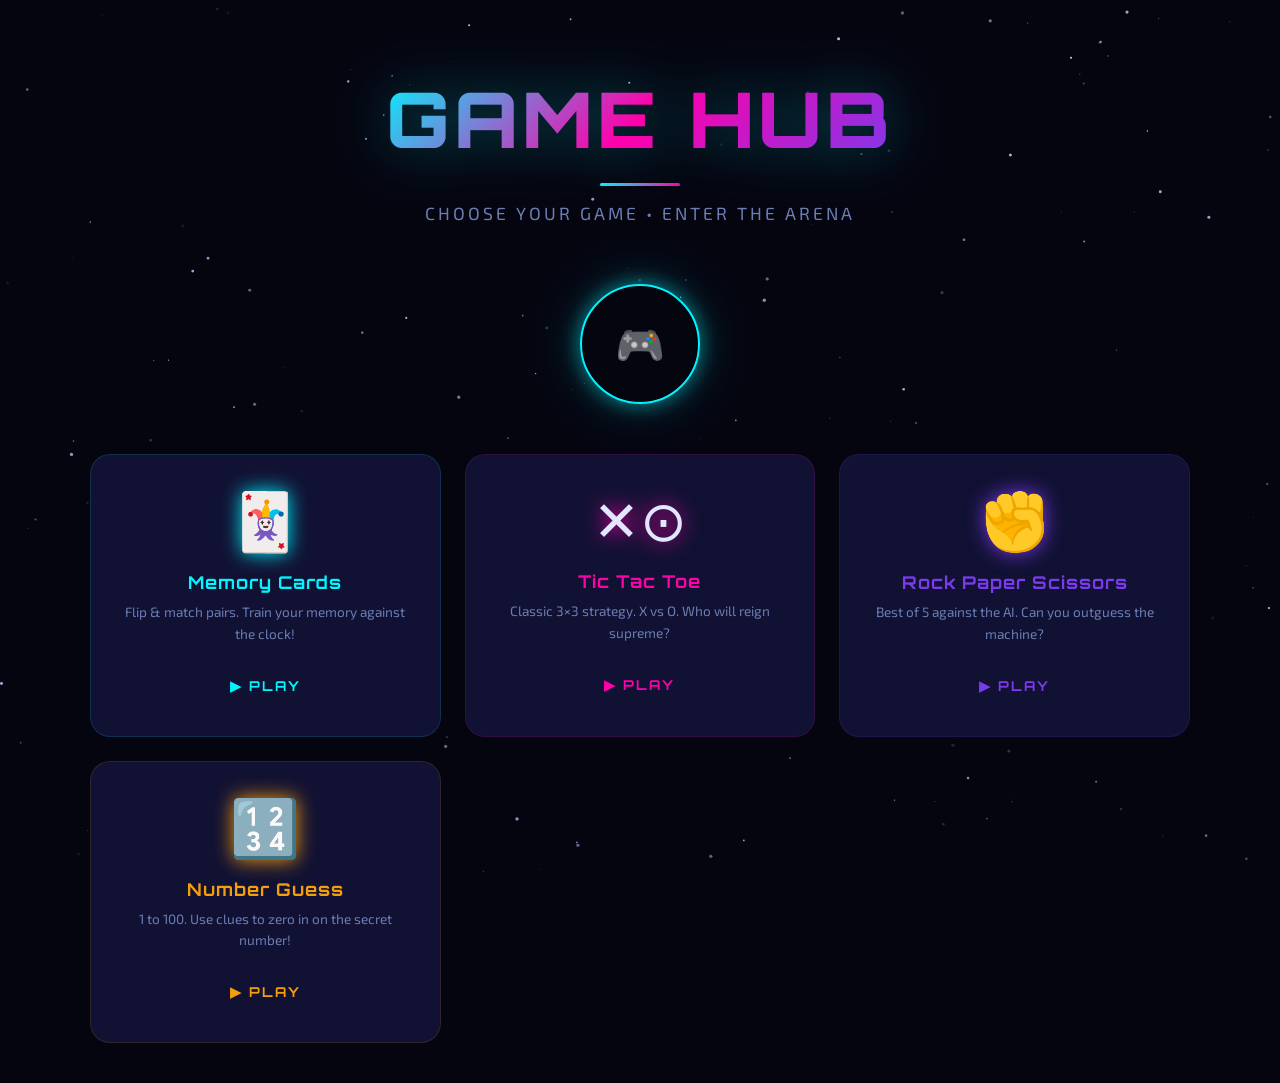
<file: index.html>
<!DOCTYPE html>
<html lang="en">
<head>
<meta charset="UTF-8">
<meta name="viewport" content="width=device-width, initial-scale=1.0">
<title>🎮 Game Hub — Dashboard</title>
<link rel="stylesheet" href="styles.css">
</head>
<body>

<canvas id="stars-canvas"></canvas>

<!-- DASHBOARD -->
<div id="dashboard" class="screen active">
  <div class="hero">
    <h1 class="hero-title">GAME HUB</h1>
    <div class="divider"></div>
    <p class="hero-sub">Choose Your Game &bull; Enter the Arena</p>
  </div>
  <div class="orbit-ring"></div>
  <div class="games-grid">

    <div class="game-card" onclick="location.href='memory.html'">
      <div class="card-glow"></div>
      <span class="card-icon">🃏</span>
      <div class="card-title">Memory Cards</div>
      <div class="card-desc">Flip &amp; match pairs. Train your memory against the clock!</div>
      <button class="play-btn">▶ PLAY</button>
    </div>

    <div class="game-card" onclick="location.href='tictactoe.html'">
      <div class="card-glow"></div>
      <span class="card-icon">✕⊙</span>
      <div class="card-title">Tic Tac Toe</div>
      <div class="card-desc">Classic 3×3 strategy. X vs O. Who will reign supreme?</div>
      <button class="play-btn">▶ PLAY</button>
    </div>

    <div class="game-card" onclick="location.href='rps.html'">
      <div class="card-glow"></div>
      <span class="card-icon">✊</span>
      <div class="card-title">Rock Paper Scissors</div>
      <div class="card-desc">Best of 5 against the AI. Can you outguess the machine?</div>
      <button class="play-btn">▶ PLAY</button>
    </div>

    <div class="game-card" onclick="location.href='numberguess.html'">
      <div class="card-glow"></div>
      <span class="card-icon">🔢</span>
      <div class="card-title">Number Guess</div>
      <div class="card-desc">1 to 100. Use clues to zero in on the secret number!</div>
      <button class="play-btn">▶ PLAY</button>
    </div>

  </div>
</div>

<!-- WIN OVERLAY (shared) -->
<div class="win-overlay" id="win-overlay">
  <div class="win-box">
    <div class="win-emoji" id="win-emoji">🎉</div>
    <div class="win-title" id="win-title">YOU WIN!</div>
    <div class="win-msg"   id="win-msg">Congratulations!</div>
    <div class="btns-row">
      <button class="game-btn primary"    id="win-play-again">PLAY AGAIN</button>
      <button class="game-btn secondary"  onclick="closeWin()">CLOSE</button>
    </div>
  </div>
</div>

<script src="utils.js"></script>
</body>
</html>
</file>
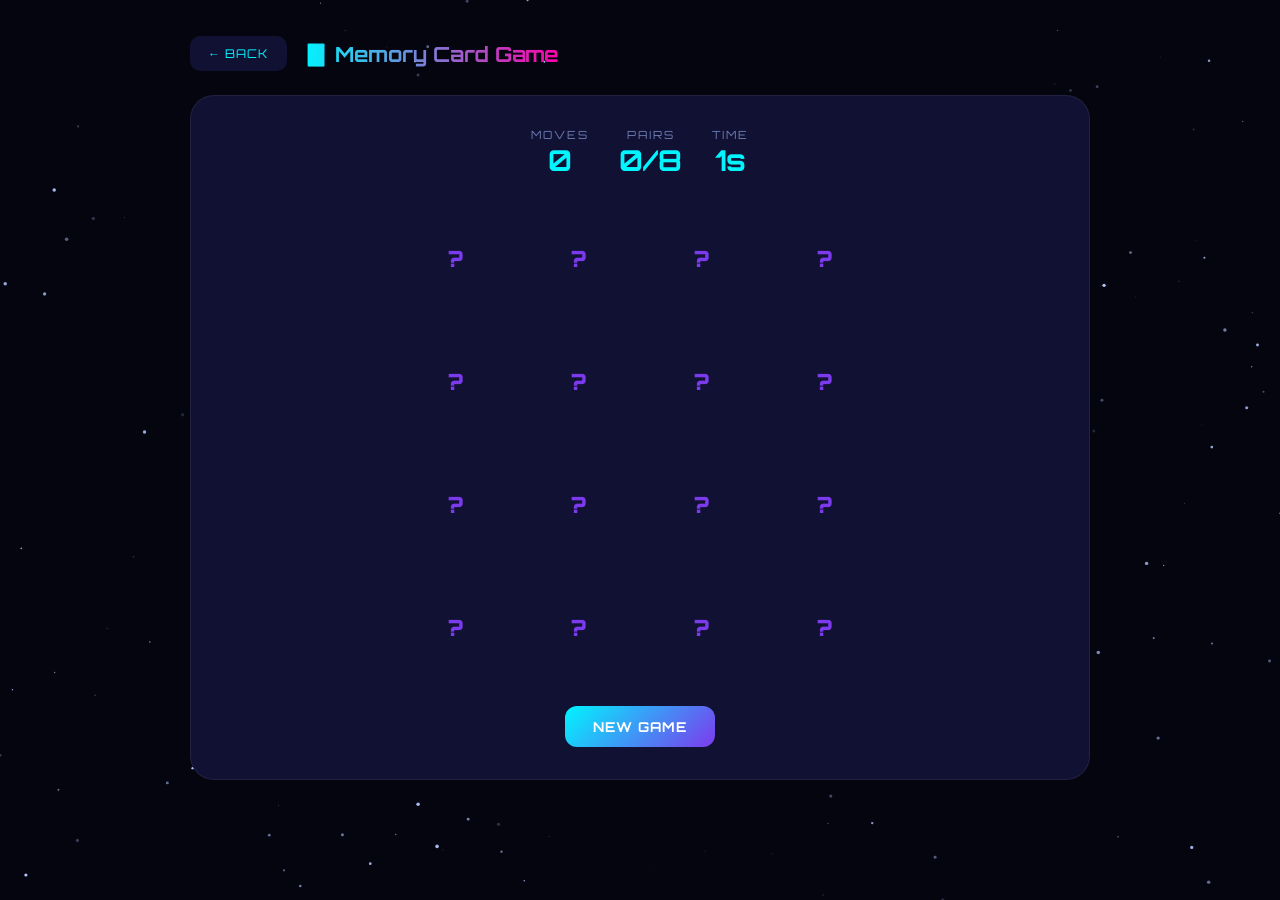
<file: memory.html>
<!DOCTYPE html>
<html lang="en">
<head>
<meta charset="UTF-8">
<meta name="viewport" content="width=device-width, initial-scale=1.0">
<title>🃏 Memory Card Game — Game Hub</title>
<link rel="stylesheet" href="styles.css">
</head>
<body>

<canvas id="stars-canvas"></canvas>

<div id="game-memory" class="screen active">
  <div class="game-header">
    <button class="back-btn" onclick="location.href='index.html'">← BACK</button>
    <span class="game-title-bar">🃏 Memory Card Game</span>
  </div>
  <div class="game-container">
    <div class="memory-info">
      <div class="memory-stat">
        <div class="memory-stat-label">MOVES</div>
        <div class="memory-stat-value" id="mem-moves">0</div>
      </div>
      <div class="memory-stat">
        <div class="memory-stat-label">PAIRS</div>
        <div class="memory-stat-value" id="mem-pairs">0/8</div>
      </div>
      <div class="memory-stat">
        <div class="memory-stat-label">TIME</div>
        <div class="memory-stat-value" id="mem-time">0s</div>
      </div>
    </div>
    <div class="memory-grid" id="memory-grid"></div>
    <div class="btns-row">
      <button class="game-btn primary" onclick="initMemory()">NEW GAME</button>
    </div>
  </div>
</div>

<!-- WIN OVERLAY -->
<div class="win-overlay" id="win-overlay">
  <div class="win-box">
    <div class="win-emoji" id="win-emoji">🎉</div>
    <div class="win-title" id="win-title">YOU WIN!</div>
    <div class="win-msg"   id="win-msg">Congratulations!</div>
    <div class="btns-row">
      <button class="game-btn primary"   id="win-play-again">PLAY AGAIN</button>
      <button class="game-btn secondary" onclick="closeWin()">CLOSE</button>
    </div>
  </div>
</div>

<script src="utils.js"></script>
<script>
// ===== MEMORY CARD GAME =====
const memEmojis = ['🐉','🦄','🔥','⚡','🌊','🎯','💎','🚀'];
let memCards = [], memFlipped = [], memMatched = 0, memMoves = 0;
let memTimer = null, memSeconds = 0, memLocked = false;

function initMemory() {
  clearMemoryTimer();
  memCards   = [...memEmojis, ...memEmojis].sort(() => Math.random() - 0.5);
  memFlipped = []; memMatched = 0; memMoves = 0; memSeconds = 0; memLocked = false;
  document.getElementById('mem-moves').textContent = '0';
  document.getElementById('mem-pairs').textContent = '0/8';
  document.getElementById('mem-time').textContent  = '0s';
  renderMemory();
  memTimer = setInterval(() => {
    memSeconds++;
    document.getElementById('mem-time').textContent = memSeconds + 's';
  }, 1000);
}

function clearMemoryTimer() {
  if (memTimer) { clearInterval(memTimer); memTimer = null; }
}

function renderMemory() {
  const grid = document.getElementById('memory-grid');
  grid.innerHTML = '';
  memCards.forEach((emoji, i) => {
    const card = document.createElement('div');
    card.className = 'mem-card';
    card.dataset.index = i;
    card.innerHTML = `<div class="mem-card-inner">
      <div class="mem-card-front">?</div>
      <div class="mem-card-back">${emoji}</div>
    </div>`;
    card.onclick = () => flipMemCard(i, card);
    grid.appendChild(card);
  });
}

function flipMemCard(i, card) {
  if (memLocked || card.classList.contains('flipped') || card.classList.contains('matched')) return;
  card.classList.add('flipped');
  memFlipped.push({ i, card, emoji: memCards[i] });

  if (memFlipped.length === 2) {
    memMoves++;
    document.getElementById('mem-moves').textContent = memMoves;
    memLocked = true;
    const [a, b] = memFlipped;
    if (a.emoji === b.emoji) {
      a.card.classList.add('matched');
      b.card.classList.add('matched');
      memMatched++;
      document.getElementById('mem-pairs').textContent = memMatched + '/8';
      memFlipped = [];
      memLocked  = false;
      if (memMatched === 8) {
        clearMemoryTimer();
        setTimeout(() => showWin('🏆', 'PERFECT MEMORY!',
          `Completed in ${memMoves} moves & ${memSeconds}s!`, initMemory), 400);
      }
    } else {
      a.card.classList.add('shake');
      b.card.classList.add('shake');
      setTimeout(() => {
        a.card.classList.remove('flipped', 'shake');
        b.card.classList.remove('flipped', 'shake');
        memFlipped = [];
        memLocked  = false;
      }, 900);
    }
  }
}

// Auto-start
initMemory();
</script>
</body>
</html>
</file>
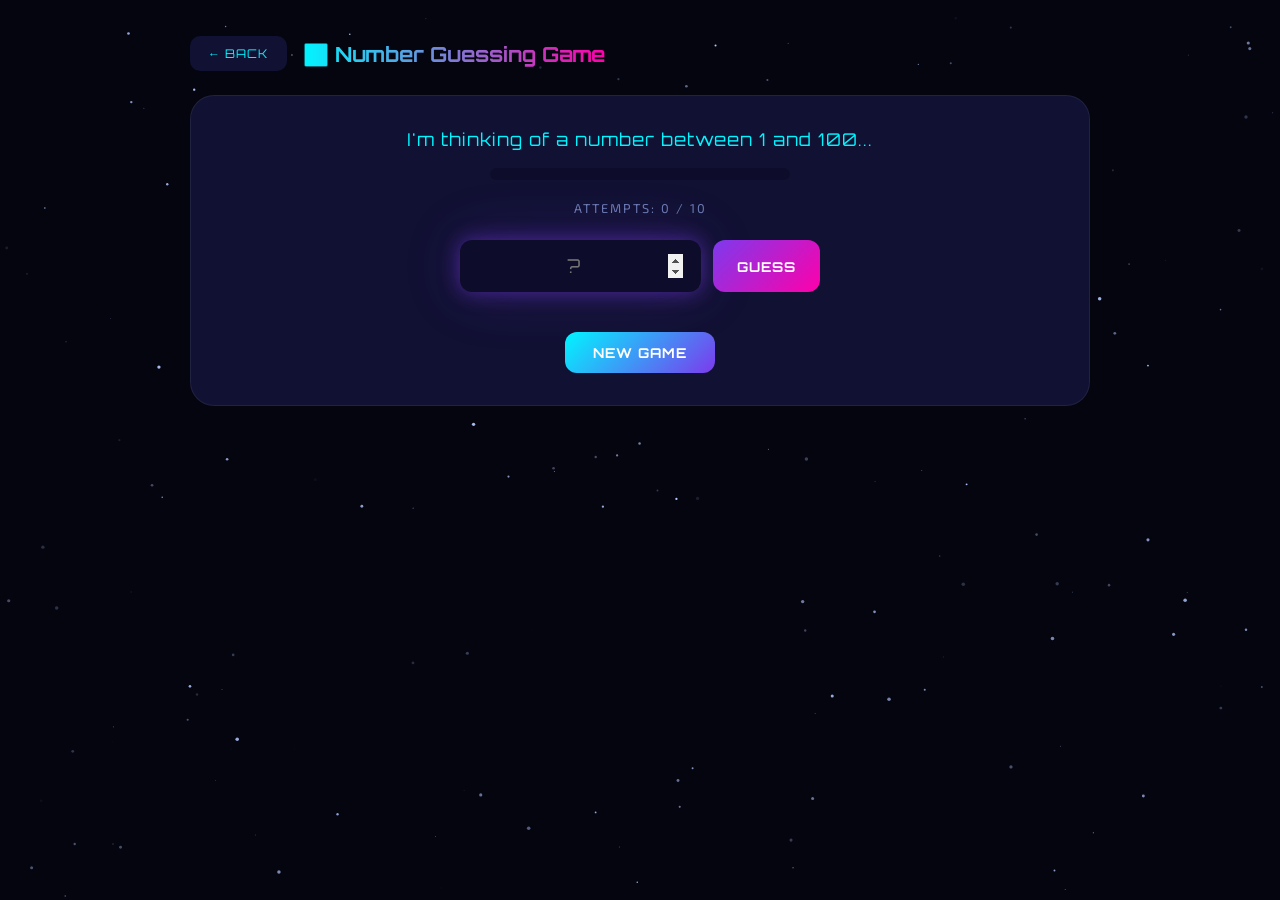
<file: numberguess.html>
<!DOCTYPE html>
<html lang="en">
<head>
<meta charset="UTF-8">
<meta name="viewport" content="width=device-width, initial-scale=1.0">
<title>🔢 Number Guess — Game Hub</title>
<link rel="stylesheet" href="styles.css">
</head>
<body>

<canvas id="stars-canvas"></canvas>

<div id="game-ng" class="screen active">
  <div class="game-header">
    <button class="back-btn" onclick="location.href='index.html'">← BACK</button>
    <span class="game-title-bar">🔢 Number Guessing Game</span>
  </div>
  <div class="game-container">
    <div class="ng-display">
      <div class="ng-hint" id="ng-hint">I'm thinking of a number between 1 and 100...</div>
      <div class="ng-thermometer">
        <div class="ng-therm-fill" id="ng-therm" style="width:0%"></div>
      </div>
      <div class="ng-attempts" id="ng-attempts">ATTEMPTS: 0 / 10</div>
    </div>

    <div class="ng-input-row">
      <input
        class="ng-input"
        id="ng-input"
        type="number"
        min="1" max="100"
        placeholder="?"
        onkeydown="if(event.key==='Enter') guessNumber()"
      >
      <button class="ng-submit" onclick="guessNumber()">GUESS</button>
    </div>

    <div class="ng-history" id="ng-history"></div>

    <div class="btns-row">
      <button class="game-btn primary" onclick="initNG()">NEW GAME</button>
    </div>
  </div>
</div>

<!-- WIN OVERLAY -->
<div class="win-overlay" id="win-overlay">
  <div class="win-box">
    <div class="win-emoji" id="win-emoji">🎉</div>
    <div class="win-title" id="win-title">YOU WIN!</div>
    <div class="win-msg"   id="win-msg">Congratulations!</div>
    <div class="btns-row">
      <button class="game-btn primary"   id="win-play-again">PLAY AGAIN</button>
      <button class="game-btn secondary" onclick="closeWin()">CLOSE</button>
    </div>
  </div>
</div>

<script src="utils.js"></script>
<script>
// ===== NUMBER GUESSING GAME =====
let ngSecret, ngAttempts, ngDone;
const ngMax = 10;

function initNG() {
  ngSecret   = Math.floor(Math.random() * 100) + 1;
  ngAttempts = 0;
  ngDone     = false;
  document.getElementById('ng-hint').textContent     = "I'm thinking of a number between 1 and 100...";
  document.getElementById('ng-attempts').textContent = `ATTEMPTS: 0 / ${ngMax}`;
  document.getElementById('ng-history').innerHTML    = '';
  document.getElementById('ng-therm').style.width    = '0%';
  document.getElementById('ng-input').value          = '';
  document.getElementById('ng-input').disabled       = false;
  document.getElementById('ng-input').focus();
}

function guessNumber() {
  if (ngDone) return;
  const val = parseInt(document.getElementById('ng-input').value);
  if (isNaN(val) || val < 1 || val > 100) {
    document.getElementById('ng-hint').textContent = '⚠️ Enter a number between 1 and 100!';
    return;
  }
  ngAttempts++;
  document.getElementById('ng-attempts').textContent = `ATTEMPTS: ${ngAttempts} / ${ngMax}`;
  document.getElementById('ng-input').value = '';

  const diff   = Math.abs(val - ngSecret);
  const warmth = Math.max(0, 100 - diff * 2);
  document.getElementById('ng-therm').style.width = warmth + '%';

  const badge = document.createElement('div');
  badge.className = 'ng-guess-badge';

  if (val === ngSecret) {
    badge.className += ' correct';
    badge.textContent = val + ' ✓';
    ngDone = true;
    document.getElementById('ng-input').disabled = true;
    document.getElementById('ng-hint').textContent = `🎉 ${ngSecret} is correct! (${ngAttempts} attempts)`;
    document.getElementById('ng-history').appendChild(badge);
    setTimeout(() => showWin('🎯', 'BULLSEYE!', `Found ${ngSecret} in ${ngAttempts} attempts!`, initNG), 500);
  } else {
    const tooHigh = val > ngSecret;
    badge.className += tooHigh ? ' high' : ' low';
    badge.textContent = val + (tooHigh ? ' ↓' : ' ↑');

    const emoji = diff < 5 ? '🔥' : diff < 15 ? '♨️' : diff < 30 ? '🌡️' : '🧊';
    document.getElementById('ng-hint').textContent =
      `${emoji} ${tooHigh ? 'Too HIGH! Go lower.' : 'Too LOW! Go higher.'}`;

    if (ngAttempts >= ngMax) {
      ngDone = true;
      document.getElementById('ng-input').disabled = true;
      document.getElementById('ng-hint').textContent = `😔 Out of attempts! It was ${ngSecret}.`;
    }
    document.getElementById('ng-history').appendChild(badge);
  }
}

initNG();
</script>
</body>
</html>
</file>
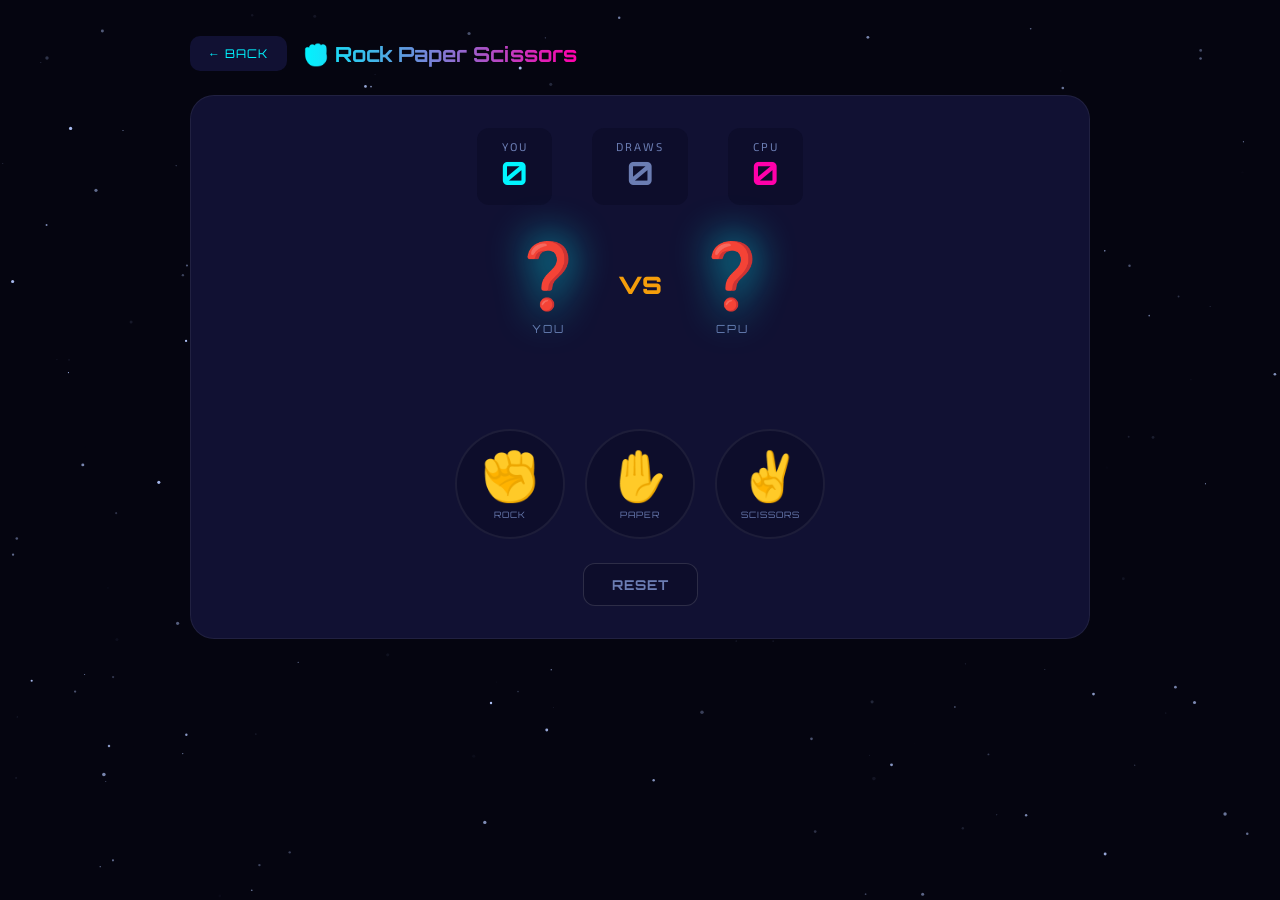
<file: rps.html>
<!DOCTYPE html>
<html lang="en">
<head>
<meta charset="UTF-8">
<meta name="viewport" content="width=device-width, initial-scale=1.0">
<title>✊ Rock Paper Scissors — Game Hub</title>
<link rel="stylesheet" href="styles.css">
</head>
<body>

<canvas id="stars-canvas"></canvas>

<div id="game-rps" class="screen active">
  <div class="game-header">
    <button class="back-btn" onclick="location.href='index.html'">← BACK</button>
    <span class="game-title-bar">✊ Rock Paper Scissors</span>
  </div>
  <div class="game-container">
    <div class="rps-score">
      <div class="score-box x">
        <div class="label">YOU</div>
        <div class="val" id="rps-p-score">0</div>
      </div>
      <div class="score-box">
        <div class="label">DRAWS</div>
        <div class="val" id="rps-d-score" style="color:var(--muted)">0</div>
      </div>
      <div class="score-box o">
        <div class="label">CPU</div>
        <div class="val" id="rps-c-score">0</div>
      </div>
    </div>

    <div class="rps-arena">
      <div class="rps-fighter">
        <span class="rps-fighter-icon" id="rps-player-icon">❓</span>
        <div class="rps-fighter-label">YOU</div>
      </div>
      <div class="rps-vs">VS</div>
      <div class="rps-fighter">
        <span class="rps-fighter-icon" id="rps-cpu-icon">❓</span>
        <div class="rps-fighter-label">CPU</div>
      </div>
    </div>

    <div class="rps-result" id="rps-result"></div>

    <div class="rps-choices">
      <button class="rps-btn" onclick="playRPS('rock')">✊<span class="label">ROCK</span></button>
      <button class="rps-btn" onclick="playRPS('paper')">✋<span class="label">PAPER</span></button>
      <button class="rps-btn" onclick="playRPS('scissors')">✌️<span class="label">SCISSORS</span></button>
    </div>

    <div class="btns-row">
      <button class="game-btn secondary" onclick="resetRPS()">RESET</button>
    </div>
  </div>
</div>

<!-- WIN OVERLAY -->
<div class="win-overlay" id="win-overlay">
  <div class="win-box">
    <div class="win-emoji" id="win-emoji">🎉</div>
    <div class="win-title" id="win-title">YOU WIN!</div>
    <div class="win-msg"   id="win-msg">Congratulations!</div>
    <div class="btns-row">
      <button class="game-btn primary"   id="win-play-again">PLAY AGAIN</button>
      <button class="game-btn secondary" onclick="closeWin()">CLOSE</button>
    </div>
  </div>
</div>

<script src="utils.js"></script>
<script>
// ===== ROCK PAPER SCISSORS =====
const rpsMap     = { rock: '✊', paper: '✋', scissors: '✌️' };
const rpsChoices = ['rock', 'paper', 'scissors'];
let rpsScores    = { p: 0, c: 0, d: 0 };

function playRPS(player) {
  const cpu = rpsChoices[Math.floor(Math.random() * 3)];
  document.getElementById('rps-player-icon').textContent = rpsMap[player];
  document.getElementById('rps-cpu-icon').textContent    = '🎲';

  setTimeout(() => {
    document.getElementById('rps-cpu-icon').textContent = rpsMap[cpu];
    let result, msg;
    if (player === cpu) {
      result = 'draw'; msg = 'DRAW!'; rpsScores.d++;
    } else if (
      (player === 'rock'     && cpu === 'scissors') ||
      (player === 'paper'    && cpu === 'rock')     ||
      (player === 'scissors' && cpu === 'paper')
    ) {
      result = 'win'; msg = 'YOU WIN! 🎉'; rpsScores.p++;
    } else {
      result = 'lose'; msg = 'CPU WINS! 🤖'; rpsScores.c++;
    }

    const el = document.getElementById('rps-result');
    el.textContent = msg;
    el.className   = 'rps-result ' + result;

    document.getElementById('rps-p-score').textContent = rpsScores.p;
    document.getElementById('rps-c-score').textContent = rpsScores.c;
    document.getElementById('rps-d-score').textContent = rpsScores.d;

    if (rpsScores.p === 5)
      setTimeout(() => showWin('🏆', '5 WINS!', 'You dominated the CPU!', resetRPS), 300);
    if (rpsScores.c === 5)
      setTimeout(() => { document.getElementById('rps-result').textContent = 'CPU got 5 wins! Try again?'; }, 300);
  }, 400);
}

function resetRPS() {
  rpsScores = { p: 0, c: 0, d: 0 };
  document.getElementById('rps-p-score').textContent      = '0';
  document.getElementById('rps-c-score').textContent      = '0';
  document.getElementById('rps-d-score').textContent      = '0';
  document.getElementById('rps-player-icon').textContent  = '❓';
  document.getElementById('rps-cpu-icon').textContent     = '❓';
  document.getElementById('rps-result').textContent       = '';
}
</script>
</body>
</html>
</file>
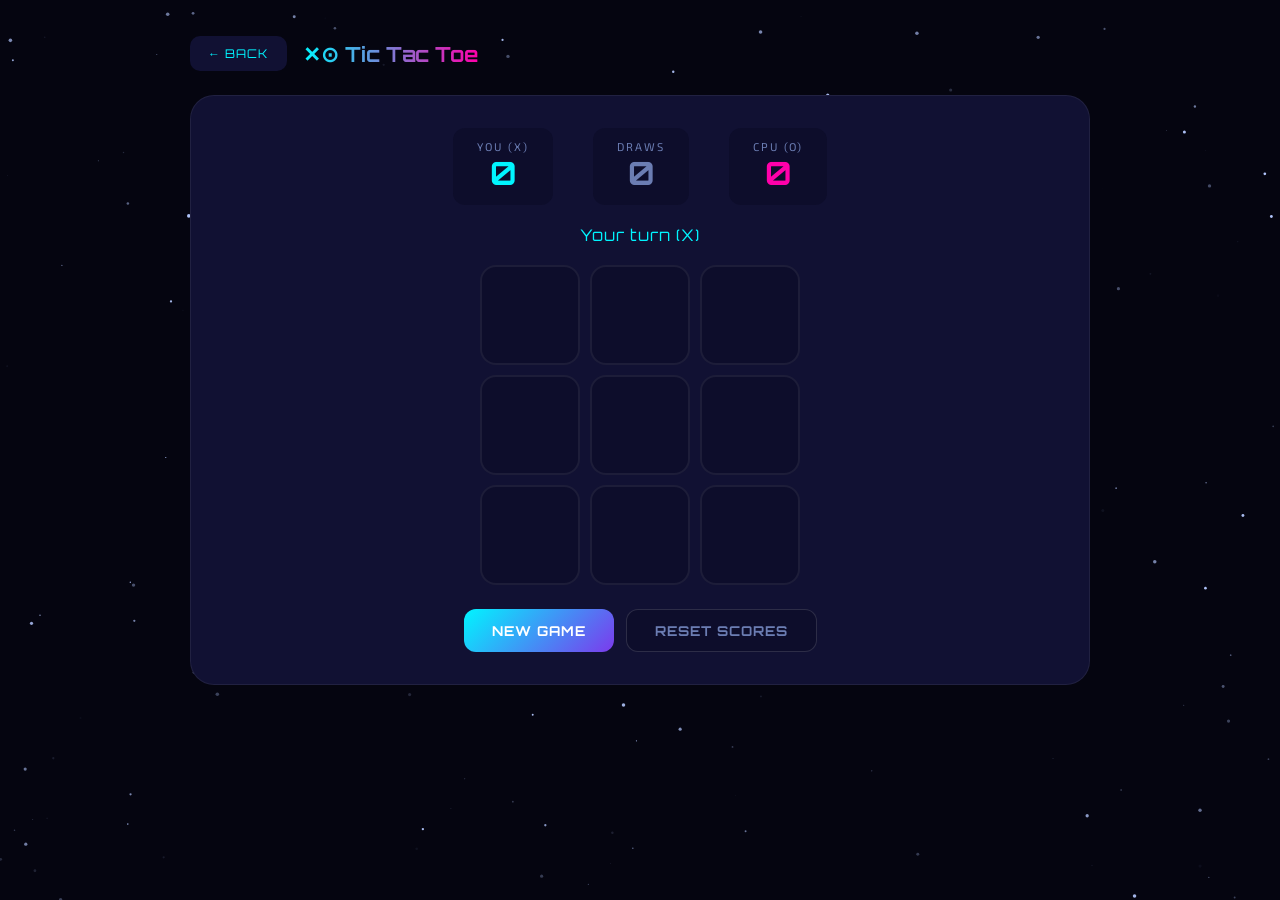
<file: tictactoe.html>
<!DOCTYPE html>
<html lang="en">
<head>
<meta charset="UTF-8">
<meta name="viewport" content="width=device-width, initial-scale=1.0">
<title>✕⊙ Tic Tac Toe — Game Hub</title>
<link rel="stylesheet" href="styles.css">
</head>
<body>

<canvas id="stars-canvas"></canvas>

<div id="game-ttt" class="screen active">
  <div class="game-header">
    <button class="back-btn" onclick="location.href='index.html'">← BACK</button>
    <span class="game-title-bar">✕⊙ Tic Tac Toe</span>
  </div>
  <div class="game-container">
    <div class="ttt-score">
      <div class="score-box x">
        <div class="label">YOU (X)</div>
        <div class="val" id="ttt-x-score">0</div>
      </div>
      <div class="score-box">
        <div class="label">DRAWS</div>
        <div class="val" id="ttt-d-score" style="color:var(--muted)">0</div>
      </div>
      <div class="score-box o">
        <div class="label">CPU (O)</div>
        <div class="val" id="ttt-o-score">0</div>
      </div>
    </div>
    <div class="ttt-status" id="ttt-status">Your turn (X)</div>
    <div class="ttt-board"  id="ttt-board"></div>
    <div class="btns-row">
      <button class="game-btn primary"   onclick="initTTT()">NEW GAME</button>
      <button class="game-btn secondary" onclick="resetTTTScores()">RESET SCORES</button>
    </div>
  </div>
</div>

<!-- WIN OVERLAY -->
<div class="win-overlay" id="win-overlay">
  <div class="win-box">
    <div class="win-emoji" id="win-emoji">🎉</div>
    <div class="win-title" id="win-title">YOU WIN!</div>
    <div class="win-msg"   id="win-msg">Congratulations!</div>
    <div class="btns-row">
      <button class="game-btn primary"   id="win-play-again">PLAY AGAIN</button>
      <button class="game-btn secondary" onclick="closeWin()">CLOSE</button>
    </div>
  </div>
</div>

<script src="utils.js"></script>
<script>
// ===== TIC TAC TOE =====
let tttBoard, tttTurn, tttGameOver;
let tttScores = { X: 0, O: 0, D: 0 };
const tttWins = [[0,1,2],[3,4,5],[6,7,8],[0,3,6],[1,4,7],[2,5,8],[0,4,8],[2,4,6]];

function initTTT() {
  tttBoard    = Array(9).fill('');
  tttTurn     = 'X';
  tttGameOver = false;
  document.getElementById('ttt-status').textContent = 'Your turn (X)';
  renderTTT();
}

function renderTTT() {
  const board = document.getElementById('ttt-board');
  board.innerHTML = '';
  tttBoard.forEach((val, i) => {
    const cell = document.createElement('div');
    cell.className = 'ttt-cell' + (val ? ' taken ' + val.toLowerCase() : '');
    cell.textContent = val;
    cell.onclick = () => tttClick(i);
    board.appendChild(cell);
  });
}

function tttClick(i) {
  if (tttBoard[i] || tttGameOver || tttTurn !== 'X') return;
  tttBoard[i] = 'X';
  const xWin = checkTTT('X');
  if (!xWin && !tttBoard.every(Boolean)) {
    tttTurn = 'O';
    document.getElementById('ttt-status').textContent = 'CPU thinking...';
    renderTTT();
    setTimeout(cpuTTT, 500);
  } else {
    renderTTT();
    if (!xWin) endTTT('D');
  }
}

function cpuTTT() {
  const move = getBestTTT();
  tttBoard[move] = 'O';
  renderTTT();
  if (!checkTTT('O')) {
    if (tttBoard.every(Boolean)) endTTT('D');
    else { tttTurn = 'X'; document.getElementById('ttt-status').textContent = 'Your turn (X)'; }
  }
}

function getBestTTT() {
  // Win
  for (const [a,b,c] of tttWins) {
    const line = [tttBoard[a], tttBoard[b], tttBoard[c]];
    if (line.filter(v => v === 'O').length === 2 && line.includes(''))
      return [a,b,c][line.indexOf('')];
  }
  // Block
  for (const [a,b,c] of tttWins) {
    const line = [tttBoard[a], tttBoard[b], tttBoard[c]];
    if (line.filter(v => v === 'X').length === 2 && line.includes(''))
      return [a,b,c][line.indexOf('')];
  }
  if (!tttBoard[4]) return 4;
  const corners = [0,2,6,8].filter(i => !tttBoard[i]);
  if (corners.length) return corners[Math.floor(Math.random() * corners.length)];
  const sides = [1,3,5,7].filter(i => !tttBoard[i]);
  return sides[Math.floor(Math.random() * sides.length)];
}

function checkTTT(p) {
  for (const combo of tttWins) {
    if (combo.every(i => tttBoard[i] === p)) {
      tttGameOver = true;
      combo.forEach(i => document.getElementById('ttt-board').children[i].classList.add('winning'));
      endTTT(p);
      return true;
    }
  }
  return false;
}

function endTTT(result) {
  tttGameOver = true;
  if (result === 'X') {
    tttScores.X++;
    document.getElementById('ttt-status').textContent = '🎉 You Win!';
    document.getElementById('ttt-x-score').textContent = tttScores.X;
    setTimeout(() => showWin('🏆', 'YOU WIN!', 'You outsmarted the CPU!', initTTT), 500);
  } else if (result === 'O') {
    tttScores.O++;
    document.getElementById('ttt-status').textContent = '🤖 CPU Wins!';
    document.getElementById('ttt-o-score').textContent = tttScores.O;
  } else {
    tttScores.D++;
    document.getElementById('ttt-status').textContent = "🤝 It's a Draw!";
    document.getElementById('ttt-d-score').textContent = tttScores.D;
  }
}

function resetTTTScores() {
  tttScores = { X: 0, O: 0, D: 0 };
  document.getElementById('ttt-x-score').textContent = '0';
  document.getElementById('ttt-o-score').textContent = '0';
  document.getElementById('ttt-d-score').textContent = '0';
  initTTT();
}

initTTT();
</script>
</body>
</html>
</file>
<file: styles.css>
/* ===== GAME HUB - SHARED STYLES ===== */
@import url('https://fonts.googleapis.com/css2?family=Orbitron:wght@400;700;900&family=Exo+2:wght@300;400;600&display=swap');

:root {
  --bg: #050510;
  --surface: #0d0d2b;
  --card: #111133;
  --accent1: #00f5ff;
  --accent2: #ff00aa;
  --accent3: #7c3aed;
  --accent4: #f59e0b;
  --text: #e0e7ff;
  --muted: #6b7db3;
  --glow1: 0 0 20px #00f5ff88, 0 0 60px #00f5ff33;
  --glow2: 0 0 20px #ff00aa88, 0 0 60px #ff00aa33;
  --glow3: 0 0 20px #7c3aed88, 0 0 60px #7c3aed33;
  --glow4: 0 0 20px #f59e0b88, 0 0 60px #f59e0b33;
}

* { margin: 0; padding: 0; box-sizing: border-box; }

body {
  background: var(--bg);
  font-family: 'Exo 2', sans-serif;
  color: var(--text);
  min-height: 100vh;
  overflow-x: hidden;
}

/* ===== STARFIELD ===== */
#stars-canvas {
  position: fixed;
  top: 0; left: 0;
  width: 100%; height: 100%;
  z-index: 0;
  pointer-events: none;
}

/* ===== SCREENS ===== */
.screen {
  position: relative;
  z-index: 1;
  min-height: 100vh;
  display: none;
  flex-direction: column;
  align-items: center;
  padding: 20px;
}
.screen.active { display: flex; }

/* ===== GAME SCREEN HEADER ===== */
.game-header {
  width: 100%;
  max-width: 900px;
  display: flex;
  align-items: center;
  gap: 16px;
  padding: 16px 0 24px;
}

.back-btn {
  background: var(--card);
  border: 1px solid var(--accent1)44;
  color: var(--accent1);
  font-family: 'Orbitron', sans-serif;
  font-size: 0.75rem;
  padding: 10px 18px;
  border-radius: 10px;
  cursor: pointer;
  letter-spacing: 1px;
  transition: all 0.3s;
}
.back-btn:hover { background: var(--accent1); color: var(--bg); }

.game-title-bar {
  font-family: 'Orbitron', sans-serif;
  font-size: 1.3rem;
  font-weight: 700;
  background: linear-gradient(90deg, var(--accent1), var(--accent2));
  -webkit-background-clip: text;
  -webkit-text-fill-color: transparent;
  background-clip: text;
}

/* ===== GAME CONTAINERS ===== */
.game-container {
  width: 100%;
  max-width: 900px;
  background: var(--card);
  border-radius: 24px;
  padding: 32px;
  border: 1px solid #ffffff11;
  animation: slideUp 0.5s cubic-bezier(.22,1,.36,1);
}

/* ===== SHARED GAME BUTTONS ===== */
.game-btn {
  padding: 12px 28px;
  border-radius: 12px;
  border: none;
  font-family: 'Orbitron', sans-serif;
  font-size: 0.85rem;
  font-weight: 700;
  cursor: pointer;
  letter-spacing: 1px;
  transition: all 0.3s;
  text-transform: uppercase;
}
.game-btn.primary {
  background: linear-gradient(135deg, var(--accent1), var(--accent3));
  color: white;
}
.game-btn.primary:hover { transform: scale(1.05); box-shadow: var(--glow1); }
.game-btn.secondary {
  background: var(--surface);
  border: 1px solid #ffffff22;
  color: var(--muted);
}
.game-btn.secondary:hover { border-color: var(--accent1); color: var(--accent1); }
.btns-row {
  display: flex;
  gap: 12px;
  justify-content: center;
  flex-wrap: wrap;
  margin-top: 20px;
}

/* ===== SCORE BOXES ===== */
.score-box {
  text-align: center;
  background: var(--surface);
  border-radius: 12px;
  padding: 12px 24px;
}
.score-box .label { font-size: 0.7rem; color: var(--muted); letter-spacing: 2px; }
.score-box .val { font-family: 'Orbitron', sans-serif; font-size: 2rem; font-weight: 700; }
.score-box.x .val { color: var(--accent1); }
.score-box.o .val { color: var(--accent2); }

/* ===== WIN OVERLAY ===== */
.win-overlay {
  display: none;
  position: fixed;
  inset: 0;
  z-index: 100;
  background: rgba(0,0,0,0.85);
  align-items: center;
  justify-content: center;
  flex-direction: column;
}
.win-overlay.active { display: flex; }
.win-box {
  background: var(--card);
  border: 2px solid var(--accent4);
  border-radius: 24px;
  padding: 40px;
  text-align: center;
  animation: winPopIn 0.6s cubic-bezier(.22,1,.36,1);
  box-shadow: var(--glow4);
  max-width: 400px;
  width: 90%;
}
.win-emoji { font-size: 4rem; }
.win-title {
  font-family: 'Orbitron', sans-serif;
  font-size: 1.8rem;
  color: var(--accent4);
  margin: 12px 0 8px;
  font-weight: 900;
}
.win-msg { color: var(--muted); margin-bottom: 24px; }

/* ===== CONFETTI ===== */
.confetti-piece {
  position: fixed;
  width: 10px;
  height: 10px;
  border-radius: 2px;
  top: -20px;
  animation: confettiFall linear forwards;
  z-index: 101;
  pointer-events: none;
}

/* ===== DIVIDER ===== */
.divider {
  width: 80px;
  height: 3px;
  background: linear-gradient(90deg, var(--accent1), var(--accent2));
  border-radius: 2px;
  margin: 16px auto;
}

/* ===== DASHBOARD ===== */
#dashboard { perspective: 1000px; }

.hero {
  text-align: center;
  padding: 50px 20px 30px;
  animation: floatIn 1s ease forwards;
}

.hero-title {
  font-family: 'Orbitron', sans-serif;
  font-size: clamp(2.5rem, 6vw, 5rem);
  font-weight: 900;
  background: linear-gradient(135deg, var(--accent1), var(--accent2), var(--accent3));
  -webkit-background-clip: text;
  -webkit-text-fill-color: transparent;
  background-clip: text;
  filter: drop-shadow(0 0 30px #00f5ff55);
  letter-spacing: 4px;
  animation: titlePulse 3s ease-in-out infinite;
}

.hero-sub {
  font-size: 1.1rem;
  color: var(--muted);
  margin-top: 10px;
  letter-spacing: 3px;
  text-transform: uppercase;
}

.orbit-ring {
  width: 120px; height: 120px;
  border: 2px solid var(--accent1);
  border-radius: 50%;
  margin: 30px auto;
  position: relative;
  animation: spin 4s linear infinite;
  box-shadow: var(--glow1);
}
.orbit-ring::before {
  content: '🎮';
  font-size: 2.5rem;
  position: absolute;
  top: 50%; left: 50%;
  transform: translate(-50%, -50%) rotate(0deg);
  animation: counterSpin 4s linear infinite;
}

.games-grid {
  display: grid;
  grid-template-columns: repeat(auto-fit, minmax(260px, 1fr));
  gap: 24px;
  max-width: 1100px;
  width: 100%;
  padding: 20px 0;
}

.game-card {
  background: var(--card);
  border-radius: 20px;
  padding: 30px 24px;
  cursor: pointer;
  position: relative;
  overflow: hidden;
  transition: transform 0.4s cubic-bezier(.22,1,.36,1), box-shadow 0.4s;
  transform-style: preserve-3d;
  border: 1px solid transparent;
  animation: cardIn 0.6s ease backwards;
}

.game-card:nth-child(1) { animation-delay: 0.1s; --c: var(--accent1); border-color: #00f5ff22; }
.game-card:nth-child(2) { animation-delay: 0.2s; --c: var(--accent2); border-color: #ff00aa22; }
.game-card:nth-child(3) { animation-delay: 0.3s; --c: var(--accent3); border-color: #7c3aed22; }
.game-card:nth-child(4) { animation-delay: 0.4s; --c: var(--accent4); border-color: #f59e0b22; }

.game-card::before {
  content: '';
  position: absolute;
  inset: 0;
  background: radial-gradient(circle at 50% 0%, var(--c) 0%, transparent 70%);
  opacity: 0;
  transition: opacity 0.4s;
}
.game-card:hover::before { opacity: 0.1; }
.game-card:hover {
  transform: translateY(-8px) rotateX(5deg) scale(1.02);
  box-shadow: 0 20px 60px var(--c)44, 0 0 0 1px var(--c)66;
}

.card-glow {
  position: absolute;
  top: -50%; left: -50%;
  width: 200%; height: 200%;
  background: radial-gradient(circle, var(--c)22, transparent 60%);
  opacity: 0;
  transition: opacity 0.4s;
  pointer-events: none;
}
.game-card:hover .card-glow { opacity: 1; }

.card-icon {
  font-size: 3.5rem;
  display: block;
  text-align: center;
  margin-bottom: 16px;
  filter: drop-shadow(0 0 10px var(--c));
  animation: iconBounce 2s ease-in-out infinite;
}
.game-card:nth-child(2) .card-icon { animation-delay: 0.3s; }
.game-card:nth-child(3) .card-icon { animation-delay: 0.6s; }
.game-card:nth-child(4) .card-icon { animation-delay: 0.9s; }

.card-title {
  font-family: 'Orbitron', sans-serif;
  font-size: 1.1rem;
  font-weight: 700;
  color: var(--c);
  text-align: center;
  margin-bottom: 8px;
  letter-spacing: 1px;
}

.card-desc {
  font-size: 0.85rem;
  color: var(--muted);
  text-align: center;
  line-height: 1.6;
  margin-bottom: 20px;
}

.play-btn {
  display: block;
  width: 100%;
  padding: 12px;
  background: linear-gradient(135deg, var(--c)33, var(--c)11);
  border: 1px solid var(--c)88;
  border-radius: 12px;
  color: var(--c);
  font-family: 'Orbitron', sans-serif;
  font-size: 0.85rem;
  font-weight: 700;
  letter-spacing: 2px;
  cursor: pointer;
  transition: all 0.3s;
  text-transform: uppercase;
}
.play-btn:hover {
  background: var(--c);
  color: var(--bg);
  box-shadow: 0 0 20px var(--c)88;
}

/* ===== MEMORY CARD GAME ===== */
.memory-info {
  display: flex;
  justify-content: center;
  gap: 30px;
  margin-bottom: 24px;
  font-family: 'Orbitron', sans-serif;
}
.memory-stat { text-align: center; }
.memory-stat-label { font-size: 0.7rem; color: var(--muted); letter-spacing: 2px; }
.memory-stat-value { font-size: 1.8rem; color: var(--accent1); font-weight: 700; }

.memory-grid {
  display: grid;
  grid-template-columns: repeat(4, 1fr);
  gap: 12px;
  max-width: 480px;
  margin: 0 auto 24px;
}

.mem-card {
  aspect-ratio: 1;
  cursor: pointer;
  perspective: 600px;
}
.mem-card-inner {
  width: 100%;
  height: 100%;
  position: relative;
  transform-style: preserve-3d;
  transition: transform 0.5s cubic-bezier(.22,1,.36,1);
  border-radius: 12px;
}
.mem-card.flipped .mem-card-inner { transform: rotateY(180deg); }
.mem-card-front, .mem-card-back {
  position: absolute;
  inset: 0;
  border-radius: 12px;
  display: flex;
  align-items: center;
  justify-content: center;
  backface-visibility: hidden;
  font-size: 1.8rem;
}
.mem-card-front {
  background: linear-gradient(135deg, var(--accent3)33, var(--surface));
  border: 2px solid var(--accent3)44;
  color: var(--accent3);
  font-family: 'Orbitron', sans-serif;
  font-size: 1.4rem;
  font-weight: 900;
}
.mem-card-back {
  background: linear-gradient(135deg, var(--card), var(--surface));
  border: 2px solid #ffffff11;
  transform: rotateY(180deg);
}
.mem-card.matched .mem-card-back {
  background: linear-gradient(135deg, #00f5ff22, #7c3aed22);
  border-color: var(--accent1)66;
  box-shadow: 0 0 20px var(--accent1)44;
}
.mem-card.shake .mem-card-inner { animation: shake 0.4s; }

/* ===== TIC TAC TOE ===== */
.ttt-board {
  display: grid;
  grid-template-columns: repeat(3, 1fr);
  gap: 10px;
  max-width: 320px;
  margin: 0 auto 24px;
}
.ttt-cell {
  aspect-ratio: 1;
  background: var(--surface);
  border: 2px solid #ffffff11;
  border-radius: 16px;
  display: flex;
  align-items: center;
  justify-content: center;
  font-family: 'Orbitron', sans-serif;
  font-size: 2.5rem;
  font-weight: 900;
  cursor: pointer;
  transition: all 0.3s;
}
.ttt-cell:hover:not(.taken) { border-color: var(--accent2)66; background: var(--accent2)11; }
.ttt-cell.x { color: var(--accent1); text-shadow: var(--glow1); }
.ttt-cell.o { color: var(--accent2); text-shadow: var(--glow2); }
.ttt-cell.winning {
  background: linear-gradient(135deg, var(--accent4)22, var(--accent3)22);
  border-color: var(--accent4);
  animation: winPulse 0.6s ease;
}
.ttt-status {
  text-align: center;
  font-family: 'Orbitron', sans-serif;
  font-size: 1rem;
  color: var(--accent1);
  margin-bottom: 20px;
  letter-spacing: 1px;
}
.ttt-score {
  display: flex;
  justify-content: center;
  gap: 40px;
  margin-bottom: 20px;
}

/* ===== RPS ===== */
.rps-choices {
  display: flex;
  justify-content: center;
  gap: 20px;
  margin: 24px 0;
  flex-wrap: wrap;
}
.rps-btn {
  width: 110px; height: 110px;
  background: var(--surface);
  border: 2px solid #ffffff11;
  border-radius: 50%;
  font-size: 3rem;
  cursor: pointer;
  transition: all 0.3s cubic-bezier(.22,1,.36,1);
  display: flex;
  flex-direction: column;
  align-items: center;
  justify-content: center;
  gap: 4px;
}
.rps-btn span.label { font-size: 0.55rem; font-family: 'Orbitron', sans-serif; color: var(--muted); letter-spacing: 1px; }
.rps-btn:hover {
  transform: scale(1.15) translateY(-4px);
  border-color: var(--accent1);
  box-shadow: var(--glow1);
  background: var(--accent1)11;
}
.rps-arena {
  display: flex;
  align-items: center;
  justify-content: center;
  gap: 30px;
  margin: 20px 0;
  min-height: 120px;
}
.rps-fighter { text-align: center; }
.rps-fighter-icon {
  font-size: 4rem;
  display: block;
  filter: drop-shadow(0 0 20px var(--accent1));
  transition: all 0.3s;
}
.rps-fighter-label {
  font-size: 0.7rem;
  color: var(--muted);
  font-family: 'Orbitron', sans-serif;
  letter-spacing: 2px;
  margin-top: 8px;
}
.rps-vs {
  font-family: 'Orbitron', sans-serif;
  font-size: 1.5rem;
  color: var(--accent4);
  font-weight: 900;
}
.rps-result {
  text-align: center;
  font-family: 'Orbitron', sans-serif;
  font-size: 1.4rem;
  font-weight: 700;
  margin: 10px 0;
  min-height: 40px;
  letter-spacing: 2px;
}
.rps-result.win { color: var(--accent1); text-shadow: var(--glow1); }
.rps-result.lose { color: var(--accent2); text-shadow: var(--glow2); }
.rps-result.draw { color: var(--accent4); }
.rps-score {
  display: flex;
  justify-content: center;
  gap: 40px;
  margin-bottom: 16px;
}

/* ===== NUMBER GUESS ===== */
.ng-display { text-align: center; margin-bottom: 24px; }
.ng-hint {
  font-size: 1.1rem;
  color: var(--accent1);
  font-family: 'Orbitron', sans-serif;
  margin-bottom: 8px;
  min-height: 32px;
  letter-spacing: 1px;
}
.ng-attempts { font-size: 0.8rem; color: var(--muted); letter-spacing: 2px; }
.ng-input-row {
  display: flex;
  gap: 12px;
  max-width: 360px;
  margin: 0 auto 20px;
}
.ng-input {
  flex: 1;
  background: var(--surface);
  border: 2px solid var(--accent3)44;
  border-radius: 12px;
  color: var(--text);
  font-family: 'Orbitron', sans-serif;
  font-size: 1.2rem;
  padding: 14px 18px;
  outline: none;
  text-align: center;
  transition: border-color 0.3s;
}
.ng-input:focus { border-color: var(--accent3); box-shadow: var(--glow3); }
.ng-submit {
  padding: 14px 24px;
  background: linear-gradient(135deg, var(--accent3), var(--accent2));
  border: none;
  border-radius: 12px;
  color: white;
  font-family: 'Orbitron', sans-serif;
  font-size: 0.85rem;
  font-weight: 700;
  cursor: pointer;
  letter-spacing: 1px;
  transition: all 0.3s;
}
.ng-submit:hover { transform: scale(1.05); box-shadow: var(--glow3); }
.ng-history {
  display: flex;
  flex-wrap: wrap;
  gap: 8px;
  justify-content: center;
  max-width: 500px;
  margin: 0 auto;
  max-height: 120px;
  overflow-y: auto;
}
.ng-guess-badge {
  padding: 5px 14px;
  border-radius: 20px;
  font-family: 'Orbitron', sans-serif;
  font-size: 0.8rem;
  font-weight: 700;
  animation: badgePop 0.3s cubic-bezier(.22,1,.36,1);
}
.ng-guess-badge.high { background: var(--accent2)22; border: 1px solid var(--accent2)66; color: var(--accent2); }
.ng-guess-badge.low  { background: var(--accent1)22; border: 1px solid var(--accent1)66; color: var(--accent1); }
.ng-guess-badge.correct { background: var(--accent4)22; border: 1px solid var(--accent4); color: var(--accent4); }
.ng-thermometer {
  width: 300px;
  height: 12px;
  background: var(--surface);
  border-radius: 6px;
  margin: 0 auto 20px;
  overflow: hidden;
}
.ng-therm-fill {
  height: 100%;
  border-radius: 6px;
  background: linear-gradient(90deg, var(--accent1), var(--accent2));
  transition: width 0.5s ease;
  box-shadow: 0 0 10px var(--accent1)88;
}

/* ===== KEYFRAMES ===== */
@keyframes floatIn { from { opacity: 0; transform: translateY(-30px); } to { opacity: 1; transform: translateY(0); } }
@keyframes cardIn  { from { opacity: 0; transform: translateY(40px) rotateX(-20deg); } to { opacity: 1; transform: translateY(0) rotateX(0); } }
@keyframes slideUp { from { opacity: 0; transform: translateY(50px); } to { opacity: 1; transform: translateY(0); } }
@keyframes spin { to { transform: rotate(360deg); } }
@keyframes counterSpin { to { transform: translate(-50%,-50%) rotate(-360deg); } }
@keyframes titlePulse {
  0%, 100% { filter: drop-shadow(0 0 30px #00f5ff55); }
  50%       { filter: drop-shadow(0 0 60px #ff00aa55); }
}
@keyframes iconBounce {
  0%, 100% { transform: translateY(0); }
  50%       { transform: translateY(-6px); }
}
@keyframes shake {
  0%, 100% { transform: rotateY(180deg) translateX(0); }
  25%  { transform: rotateY(180deg) translateX(-6px); }
  75%  { transform: rotateY(180deg) translateX(6px); }
}
@keyframes winPulse  { from { transform: scale(1.3); } to { transform: scale(1); } }
@keyframes winPopIn  { from { transform: scale(0.5) rotate(-10deg); opacity: 0; } to { transform: scale(1) rotate(0); opacity: 1; } }
@keyframes badgePop  { from { transform: scale(0); } to { transform: scale(1); } }
@keyframes confettiFall {
  0%   { transform: translateX(0) rotate(0deg); opacity: 1; }
  100% { transform: translateX(var(--tx, 50px)) translateY(110vh) rotate(720deg); opacity: 0; }
}
</file>
